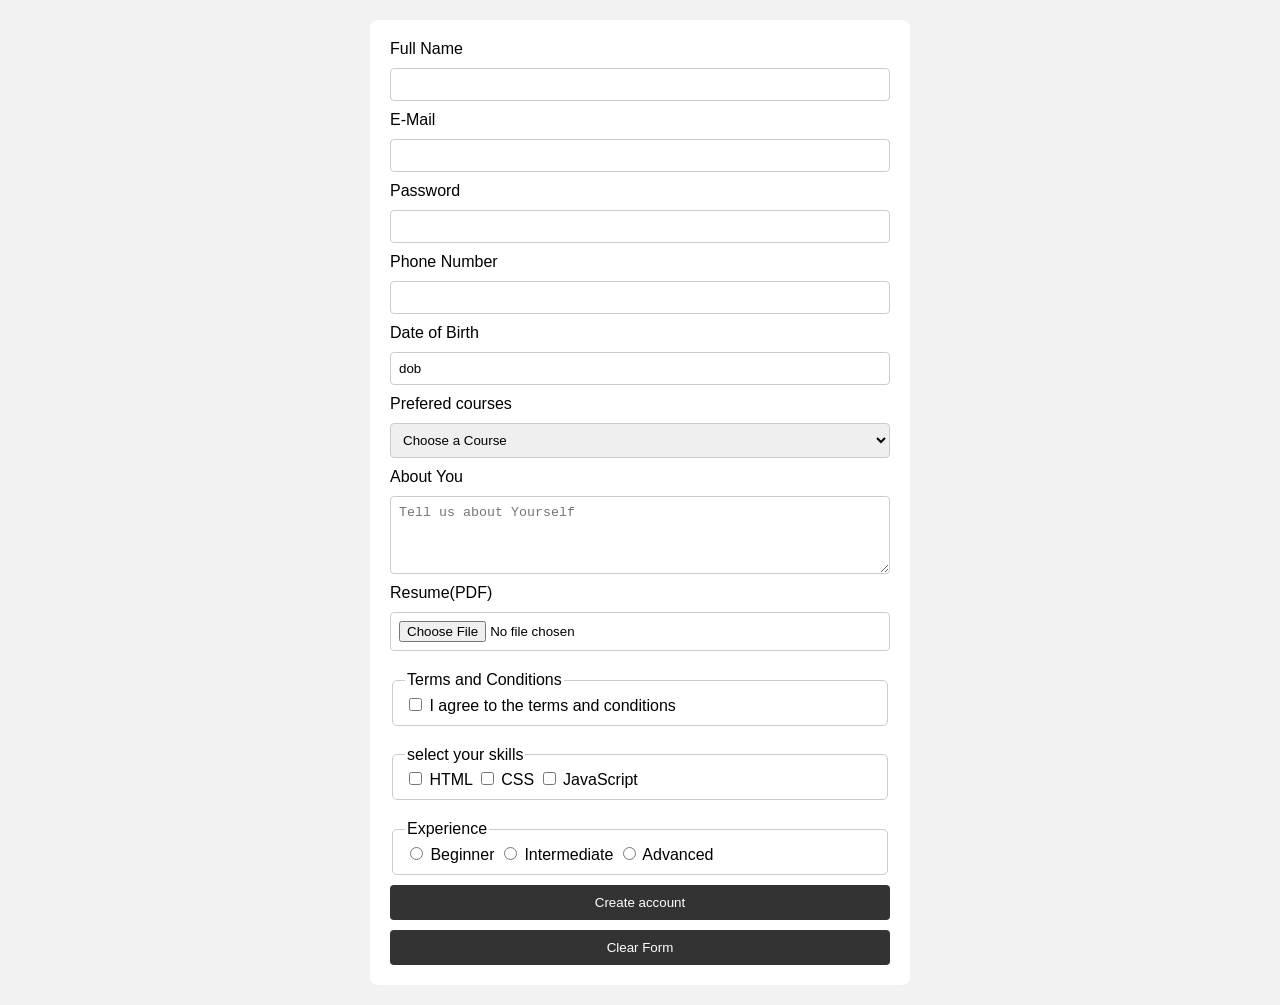
<file: index.html>
<!DOCTYPE html>
<html lang="en">
    <head>
        <meta charset="UTF-8">
        <meta name="Viewport" Content="width=device-width,initial-scaled=1.0">
        <title>HTML Form Controks</title>
        <link rel="stylesheet" href="style.css">
    </head>

    <body>
        <main>
            <form action="/prefernces" method="post">
                <label for="fullname">Full Name</label>
                <input type="text" id="fullname" name="fullname" minlength="2" maxlength="6" required>
                <label for="email">E-Mail</label>
                <input type="email" id="email" name="email" required>
                <label for="password">Password</label>
                <input type="password" id="password" name="password" minlength="8" required>
                <label for="phone">Phone Number</label>
                <input type="phone" id="phone" name="phone" pattern="[0-9]{10}" title="Enter a 10-digit phone number" required>
                <label for="dob">Date of Birth</label>
                <input type="dob" id="dob" value="dob" name="dob" required>
                <label for="course">Prefered courses</label>
                <select id="course" name="course" required>
                    <option value="">Choose a Course</option>
                    <option value="html">HTML &amp; CSS</option>
                    <option value="js">JavaScript</option>
                    <option value="frontend">Frontend</option>                
                </select>
                <label for="bio">About You</label>
                <textarea id="bio" name="bio" rows="4" maxlength="300" placeholder="Tell us about Yourself"></textarea>
                <label for="resume">Resume(PDF)</label>
                <input type="file" id="resume" name="resume" accept=".pdf,application/pdf">
                <fieldset>
                    <legend>Terms and Conditions</legend>
                    <label for ="terms">
                        <input type="checkbox" id="terms" name="terms" value="accepted" required>
                        I agree to the terms and conditions
                    </label>
                </fieldset>
                <fieldset>
                    <legend>select your skills</legend>
                    <label for="skill-html">
                        <input type="checkbox" id="skill-html" name="skills" value="html">
                        HTML
                    </label>
                    <label for="skill-js">
                        <input type="checkbox" id="skill-js" name="skills" value="css">
                        CSS
                    </label>
                    <label for="skill-js">
                        <input type="checkbox" id="skill-js" name="skills" value="javascript">
                        JavaScript
                    </label>
                </fieldset>
                <fieldset>
                    <legend>Experience</legend>
                    <label for="experience">
                        <input type="radio" id="beginner" name="level" value="beginner" required>
                        Beginner
                        </label>
                        <label for="level-intermediate">
                        <input type="radio" id="intermediate" name="level" value="intermediate">
                        Intermediate
                        </label>
                        <label for="level-advanced">
                        <input type="radio" id="advanced" name="level" value="advanced">
                        Advanced
                    </label>
                </fieldset>
                <button type="submit">Create account </button>
                <button type="reset">Clear Form</button>
            </form>
        </main>
    </body>
</file>
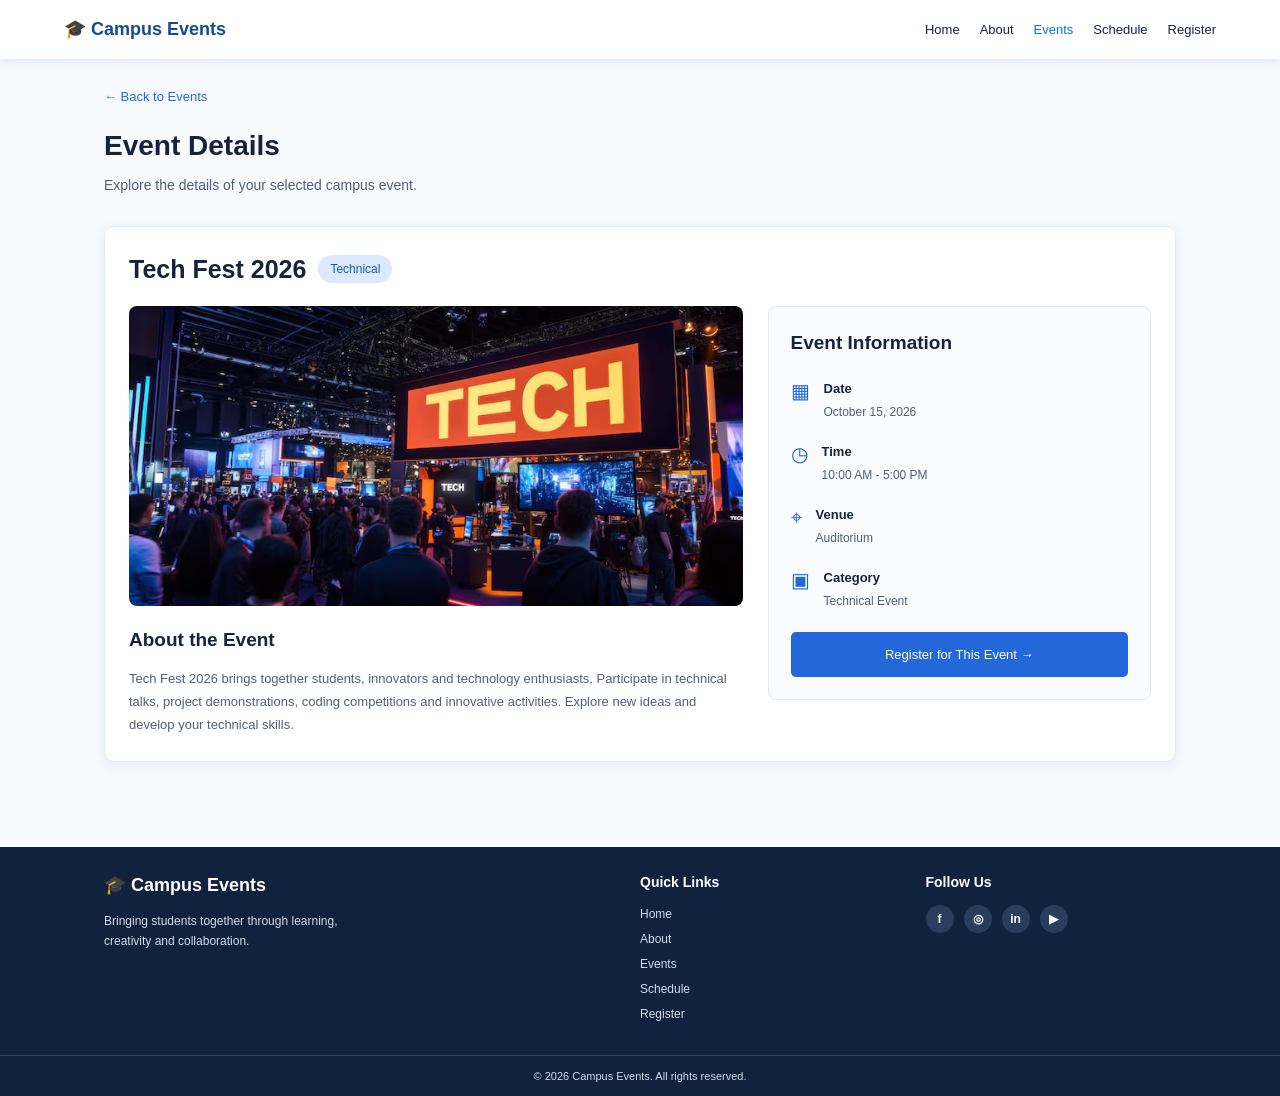
<file: event-details.html>
<!DOCTYPE html>
<html lang="en">
<head>
    <meta charset="UTF-8">
    <meta name="viewport" content="width=device-width, initial-scale=1.0">
    <title>Campus Events - Event Details</title>

    <link rel="stylesheet" href="event-details.css">
    <link rel="stylesheet" href="footer.css">
</head>
<body>

<header class="navbar">
    <a class="logo" href="index.html">🎓 Campus Events</a>

    <nav>
        <a href="index.html">Home</a>
        <a href="about.html">About</a>
        <a href="events.html" class="active">Events</a>
        <a href="schedule.html">Schedule</a>
        <a href="register.html">Register</a>
    </nav>
</header>

<main class="container">

    <a class="back-link" href="events.html">← Back to Events</a>

    <h1>Event Details</h1>
    <p class="subtitle">
        Explore the details of your selected campus event.
    </p>

    <div class="event-details-list">

        <!-- Event 1: Tech Fest -->
        <section class="event-detail" id="tech">
            <div class="event-heading">
                <h2>Tech Fest 2026</h2>
                <span class="tag">Technical</span>
            </div>

            <div class="details-layout">
                <div class="event-description">
                    <img src="images/tech-event.jpg" alt="Tech Fest">

                    <h3>About the Event</h3>
                    <p>
                        Tech Fest 2026 brings together students, innovators
                        and technology enthusiasts. Participate in technical
                        talks, project demonstrations, coding competitions
                        and innovative activities. Explore new ideas and
                        develop your technical skills.
                    </p>
                </div>

                <aside class="event-information">
                    <h3>Event Information</h3>

                    <div class="information-item">
                        <span>▦</span>
                        <div><strong>Date</strong><p>October 15, 2026</p></div>
                    </div>

                    <div class="information-item">
                        <span>◷</span>
                        <div><strong>Time</strong><p>10:00 AM - 5:00 PM</p></div>
                    </div>

                    <div class="information-item">
                        <span>⌖</span>
                        <div><strong>Venue</strong><p>Auditorium</p></div>
                    </div>

                    <div class="information-item">
                        <span>▣</span>
                        <div><strong>Category</strong><p>Technical Event</p></div>
                    </div>

                    <a class="register-button" href="register.html">
                        Register for This Event →
                    </a>
                </aside>
            </div>
        </section>

        <!-- Event 2: Cultural Fest -->
        <section class="event-detail" id="cultural">
            <div class="event-heading">
                <h2>Cultural Fest 2026</h2>
                <span class="tag">Cultural</span>
            </div>

            <div class="details-layout">
                <div class="event-description">
                    <img src="images/cultural-event.jpg" alt="Cultural Festival">

                    <h3>About the Event</h3>
                    <p>
                        Celebrate culture and traditions through dance,
                        music, drama, fashion shows and creative performances.
                        Students can showcase their talents, share their
                        traditions and enjoy a celebration of art and culture.
                    </p>
                </div>

                <aside class="event-information">
                    <h3>Event Information</h3>

                    <div class="information-item">
                        <span>▦</span>
                        <div><strong>Date</strong><p>October 20, 2026</p></div>
                    </div>

                    <div class="information-item">
                        <span>◷</span>
                        <div><strong>Time</strong><p>9:00 AM - 4:00 PM</p></div>
                    </div>

                    <div class="information-item">
                        <span>⌖</span>
                        <div><strong>Venue</strong><p>Open Auditorium</p></div>
                    </div>

                    <div class="information-item">
                        <span>▣</span>
                        <div><strong>Category</strong><p>Cultural Event</p></div>
                    </div>

                    <a class="register-button" href="register.html">
                        Register for This Event →
                    </a>
                </aside>
            </div>
        </section>

        <!-- Event 3: AI Workshop -->
        <section class="event-detail" id="ai-workshop">
            <div class="event-heading">
                <h2>AI Workshop</h2>
                <span class="tag">Workshop</span>
            </div>

            <div class="details-layout">
                <div class="event-description">
                    <img src="images/AI-event.jpg" alt="AI Workshop">

                    <h3>About the Event</h3>
                    <p>
                        Discover artificial intelligence, machine learning
                        and their real-world applications. Participate in
                        practical demonstrations, explore AI tools and
                        learn how intelligent systems solve problems.
                    </p>
                </div>

                <aside class="event-information">
                    <h3>Event Information</h3>

                    <div class="information-item">
                        <span>▦</span>
                        <div><strong>Date</strong><p>October 22, 2026</p></div>
                    </div>

                    <div class="information-item">
                        <span>◷</span>
                        <div><strong>Time</strong><p>10:00 AM - 3:00 PM</p></div>
                    </div>

                    <div class="information-item">
                        <span>⌖</span>
                        <div><strong>Venue</strong><p>Computer Lab</p></div>
                    </div>

                    <div class="information-item">
                        <span>▣</span>
                        <div><strong>Category</strong><p>AI Workshop</p></div>
                    </div>

                    <a class="register-button" href="register.html">
                        Register for This Event →
                    </a>
                </aside>
            </div>
        </section>

        <!-- Event 4: Sports -->
        <section class="event-detail" id="sports">
            <div class="event-heading">
                <h2>Sports Meet 2026</h2>
                <span class="tag">Sports</span>
            </div>

            <div class="details-layout">
                <div class="event-description">
                    <img src="images/sports-event.jpg" alt="Sports Competition">

                    <h3>About the Event</h3>
                    <p>
                        Showcase your athletic skills and team spirit through
                        exciting games, tournaments, relay races and sports
                        competitions. Participate with friends, develop
                        teamwork and enjoy healthy competition.
                    </p>
                </div>

                <aside class="event-information">
                    <h3>Event Information</h3>

                    <div class="information-item">
                        <span>▦</span>
                        <div><strong>Date</strong><p>October 24, 2026</p></div>
                    </div>

                    <div class="information-item">
                        <span>◷</span>
                        <div><strong>Time</strong><p>8:00 AM - 4:00 PM</p></div>
                    </div>

                    <div class="information-item">
                        <span>⌖</span>
                        <div><strong>Venue</strong><p>College Sports Ground</p></div>
                    </div>

                    <div class="information-item">
                        <span>▣</span>
                        <div><strong>Category</strong><p>Sports Event</p></div>
                    </div>

                    <a class="register-button" href="register.html">
                        Register for This Event →
                    </a>
                </aside>
            </div>
        </section>

        <!-- Event 5: Photography -->
        <section class="event-detail" id="photography">
            <div class="event-heading">
                <h2>Photography Contest</h2>
                <span class="tag">Creative</span>
            </div>

            <div class="details-layout">
                <div class="event-description">
                    <img src="images/photography.jpg" alt="Photography Contest">

                    <h3>About the Event</h3>
                    <p>
                        Capture memorable moments and explore the art of
                        photography. Showcase your creativity, experiment
                        with different angles and compositions, and share
                        your unique perspective through photographs.
                    </p>
                </div>

                <aside class="event-information">
                    <h3>Event Information</h3>

                    <div class="information-item">
                        <span>▦</span>
                        <div><strong>Date</strong><p>October 27, 2026</p></div>
                    </div>

                    <div class="information-item">
                        <span>◷</span>
                        <div><strong>Time</strong><p>10:00 AM - 2:00 PM</p></div>
                    </div>

                    <div class="information-item">
                        <span>⌖</span>
                        <div><strong>Venue</strong><p>Seminar Hall</p></div>
                    </div>

                    <div class="information-item">
                        <span>▣</span>
                        <div><strong>Category</strong><p>Photography Event</p></div>
                    </div>

                    <a class="register-button" href="register.html">
                        Register for This Event →
                    </a>
                </aside>
            </div>
        </section>

        <!-- Event 6: Career Guidance -->
        <section class="event-detail" id="career">
            <div class="event-heading">
                <h2>Career Guidance Day</h2>
                <span class="tag">Career</span>
            </div>

            <div class="details-layout">
                <div class="event-description">
                    <img src="images/career.jpg" alt="Career Guidance">

                    <h3>About the Event</h3>
                    <p>
                        Discover career opportunities, learn about industry
                        expectations and improve your interview skills.
                        Get guidance on resume preparation, professional
                        development and career planning.
                    </p>
                </div>

                <aside class="event-information">
                    <h3>Event Information</h3>

                    <div class="information-item">
                        <span>▦</span>
                        <div><strong>Date</strong><p>October 30, 2026</p></div>
                    </div>

                    <div class="information-item">
                        <span>◷</span>
                        <div><strong>Time</strong><p>9:30 AM - 3:30 PM</p></div>
                    </div>

                    <div class="information-item">
                        <span>⌖</span>
                        <div><strong>Venue</strong><p>Seminar Auditorium</p></div>
                    </div>

                    <div class="information-item">
                        <span>▣</span>
                        <div><strong>Category</strong><p>Career Event</p></div>
                    </div>

                    <a class="register-button" href="register.html">
                        Register for This Event →
                    </a>
                </aside>
            </div>
        </section>

    </div>

</main>

<footer class="site-footer">
    <div class="footer-container">

        <div class="footer-column">
            <h3>🎓 Campus Events</h3>
            <p>
                Bringing students together through learning,
                creativity and collaboration.
            </p>
        </div>

        <div class="footer-column">
            <h4>Quick Links</h4>
            <a href="index.html">Home</a>
            <a href="about.html">About</a>
            <a href="events.html">Events</a>
            <a href="schedule.html">Schedule</a>
            <a href="register.html">Register</a>
        </div>

        <div class="footer-column">
            <h4>Follow Us</h4>
            <div class="social-links">
                <a href="https://www.facebook.com/">f</a>
                <a href="https://www.instagram.com/">◎</a>
                <a href="https://www.linkedin.com/">in</a>
                <a href="https://www.youtube.com/">▶</a>
            </div>
        </div>

    </div>

    <div class="footer-bottom">
        <p>© 2026 Campus Events. All rights reserved.</p>
    </div>
</footer>

</body>
</html>
</file>
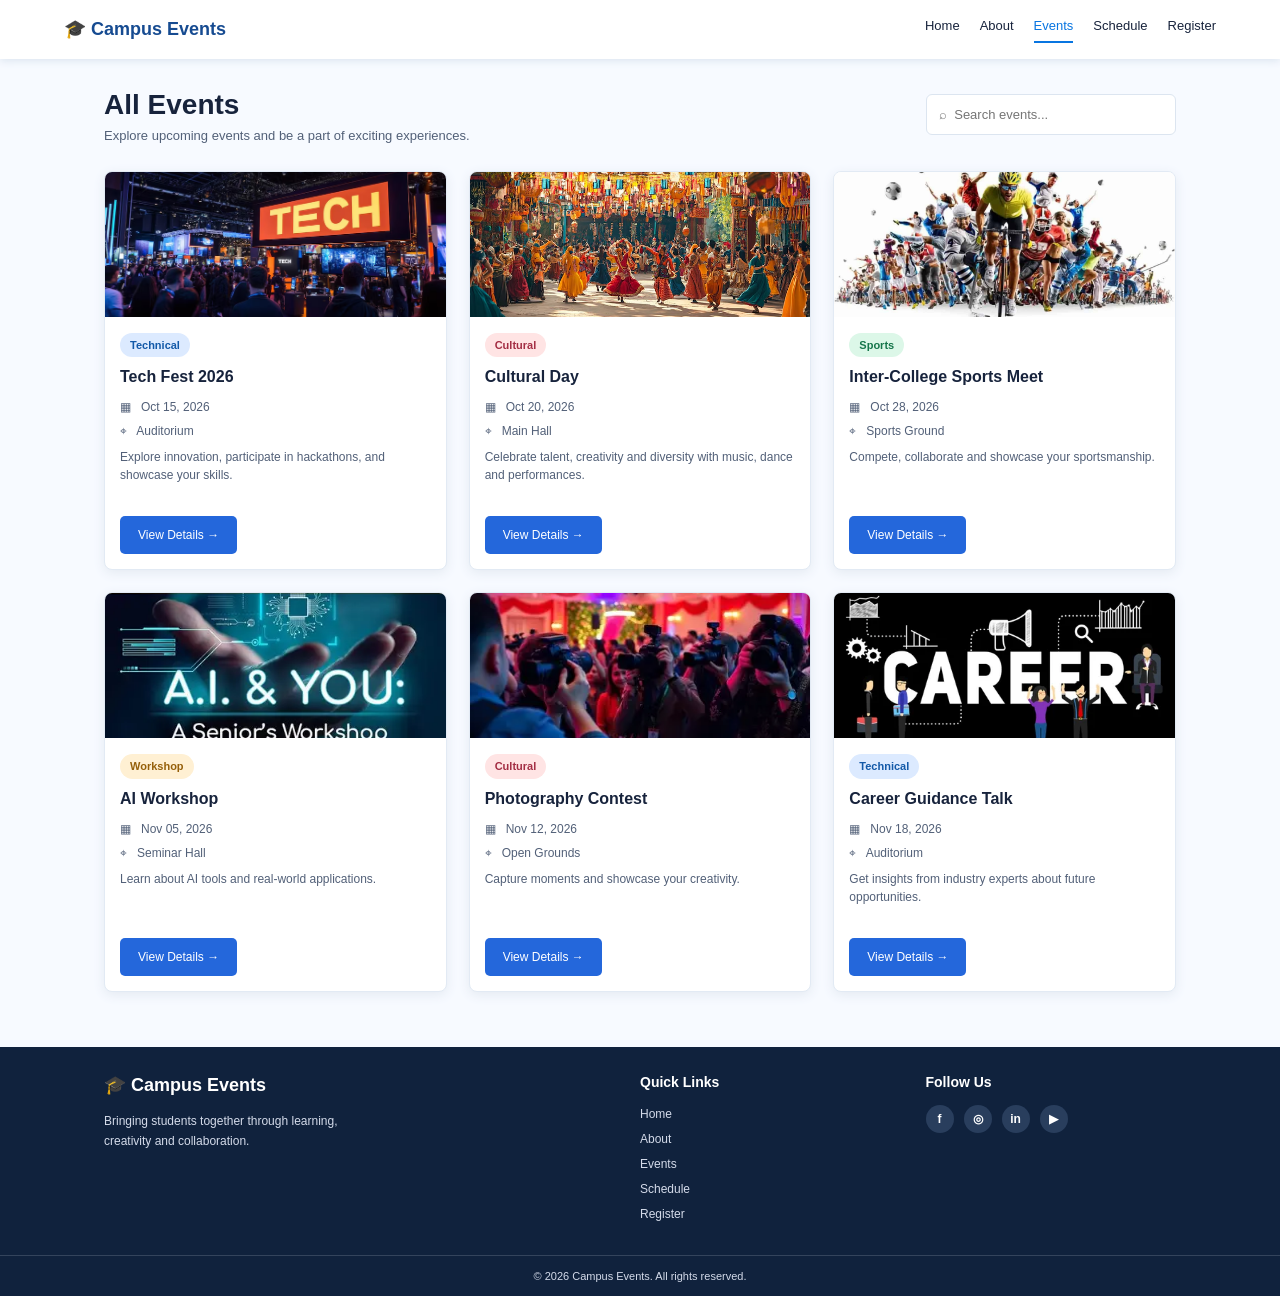
<file: events.html>
<!DOCTYPE html>
<html lang="en">
<head>
    <meta charset="UTF-8">
    <meta name="viewport" content="width=device-width, initial-scale=1.0">
    <title>All Events</title>
    <link rel="stylesheet" href="events.css">
    <link rel="stylesheet" href="footer.css">
</head>
<body>

<header class="navbar">
    <a class="logo" href="index.html">🎓 Campus Events</a>

    <nav>
        <a href="index.html">Home</a>
        <a href="about.html">About</a>
        <a class="active" href="events.html">Events</a>
        <a href="schedule.html">Schedule</a>
        <a href="register.html">Register</a>

    </nav>
</header>

<main class="container">

    <div class="page-heading">
        <div>
            <h1>All Events</h1>
            <p>Explore upcoming events and be a part of exciting experiences.</p>
        </div>

        <input type="search"
               placeholder="⌕  Search events..."
               aria-label="Search events">
    </div>

    <section class="events-grid">

        <!-- Event 1: Tech Fest -->
        <article class="event-card">
            <img src="images/tech-event.jpg" alt="Technical conference">

            <div class="event-content">
                <span class="tag technical">Technical</span>
                <h3>Tech Fest 2026</h3>
                <p>▦ &nbsp; Oct 15, 2026</p>
                <p>⌖ &nbsp; Auditorium</p>
                <p>Explore innovation, participate in hackathons, and showcase your skills.</p>

                <a class="details-button" href="event-details.html#tech">
                    View Details →
                </a>
            </div>
        </article>

        <!-- Event 2: Cultural Fest -->
        <article class="event-card">
            <img src="images/cultural-event.jpg" alt="Cultural dance performance">

            <div class="event-content">
                <span class="tag cultural">Cultural</span>
                <h3>Cultural Day</h3>
                <p>▦ &nbsp; Oct 20, 2026</p>
                <p>⌖ &nbsp; Main Hall</p>
                <p>Celebrate talent, creativity and diversity with music, dance and performances.</p>

                <a class="details-button" href="event-details.html#cultural">
                    View Details →
                </a>
            </div>
        </article>

        <!-- Event 3: Sports Meet -->
        <article class="event-card">
            <img src="images/sports-event.jpg" alt="Sports competition">

            <div class="event-content">
                <span class="tag sports">Sports</span>
                <h3>Inter-College Sports Meet</h3>
                <p>▦ &nbsp; Oct 28, 2026</p>
                <p>⌖ &nbsp; Sports Ground</p>
                <p>Compete, collaborate and showcase your sportsmanship.</p>

                <a class="details-button" href="event-details.html#sports">
                    View Details →
                </a>
            </div>
        </article>

        <!-- Event 4: AI Workshop -->
        <article class="event-card">
            <img src="images/AI-event.jpg" alt="Workshop participants">

            <div class="event-content">
                <span class="tag workshop">Workshop</span>
                <h3>AI Workshop</h3>
                <p>▦ &nbsp; Nov 05, 2026</p>
                <p>⌖ &nbsp; Seminar Hall</p>
                <p>Learn about AI tools and real-world applications.</p>

                <a class="details-button" href="event-details.html#ai-workshop">
                    View Details →
                </a>
            </div>
        </article>

        <!-- Event 5: Photography Contest -->
        <article class="event-card">
            <img src="images/photography.jpg" alt="Photography contest">

            <div class="event-content">
                <span class="tag cultural">Cultural</span>
                <h3>Photography Contest</h3>
                <p>▦ &nbsp; Nov 12, 2026</p>
                <p>⌖ &nbsp; Open Grounds</p>
                <p>Capture moments and showcase your creativity.</p>

                <a class="details-button" href="event-details.html#photography">
                    View Details →
                </a>
            </div>
        </article>

        <!-- Event 6: Career Guidance -->
        <article class="event-card">
            <img src="images/career.jpg" alt="Career guidance talk">

            <div class="event-content">
                <span class="tag technical">Technical</span>
                <h3>Career Guidance Talk</h3>
                <p>▦ &nbsp; Nov 18, 2026</p>
                <p>⌖ &nbsp; Auditorium</p>
                <p>Get insights from industry experts about future opportunities.</p>

                <a class="details-button" href="event-details.html#career">
                    View Details →
                </a>
            </div>
        </article>

    </section>
</main>

<footer class="site-footer">
    <div class="footer-container">

        <div class="footer-column">
            <h3>🎓 Campus Events</h3>
            <p>
                Bringing students together through learning,
                creativity and collaboration.
            </p>
        </div>

        <div class="footer-column">
            <h4>Quick Links</h4>
            <a href="index.html">Home</a>
            <a href="about.html">About</a>
            <a href="events.html">Events</a>
            <a href="schedule.html">Schedule</a>
            <a href="register.html">Register</a>
        </div>

        <div class="footer-column">
            <h4>Follow Us</h4>
            <div class="social-links">
                <a href="https://www.facebook.com/">f</a>
                <a href="https://www.instagram.com/">◎</a>
                <a href="https://www.linkedin.com/">in</a>
                <a href="https://www.youtube.com/">▶</a>
            </div>
        </div>

    </div>

    <div class="footer-bottom">
        <p>© 2026 Campus Events. All rights reserved.</p>
    </div>
</footer>

</body>
</html>
</file>
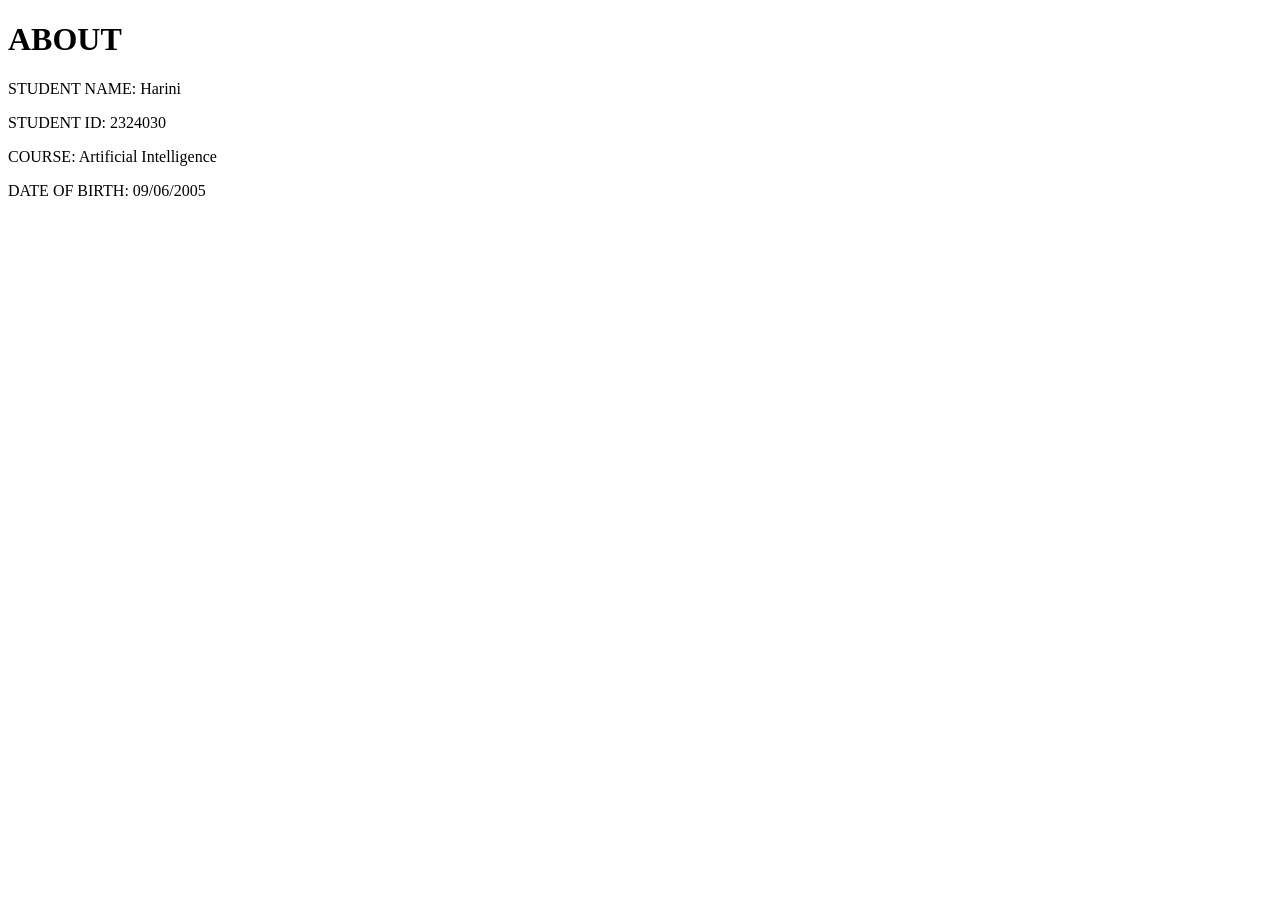
<file: practice 2.html>
<!DOCTYPE html>
<html lang="en">
    <head>
        <meta charset="UTF-8">
        <meta name="viewport" content="width=device-width, initial-scale=1.0">
        <title>About</title>
        <body>
        <p><h1>ABOUT</h1></p>
        <main>
            <p>STUDENT NAME: Harini</p><p>STUDENT ID: 2324030</p>
            <p>COURSE: Artificial Intelligence</p>
            <p>DATE OF BIRTH: 09/06/2005</p>
        </main>
        </body>
        </html>
</file>
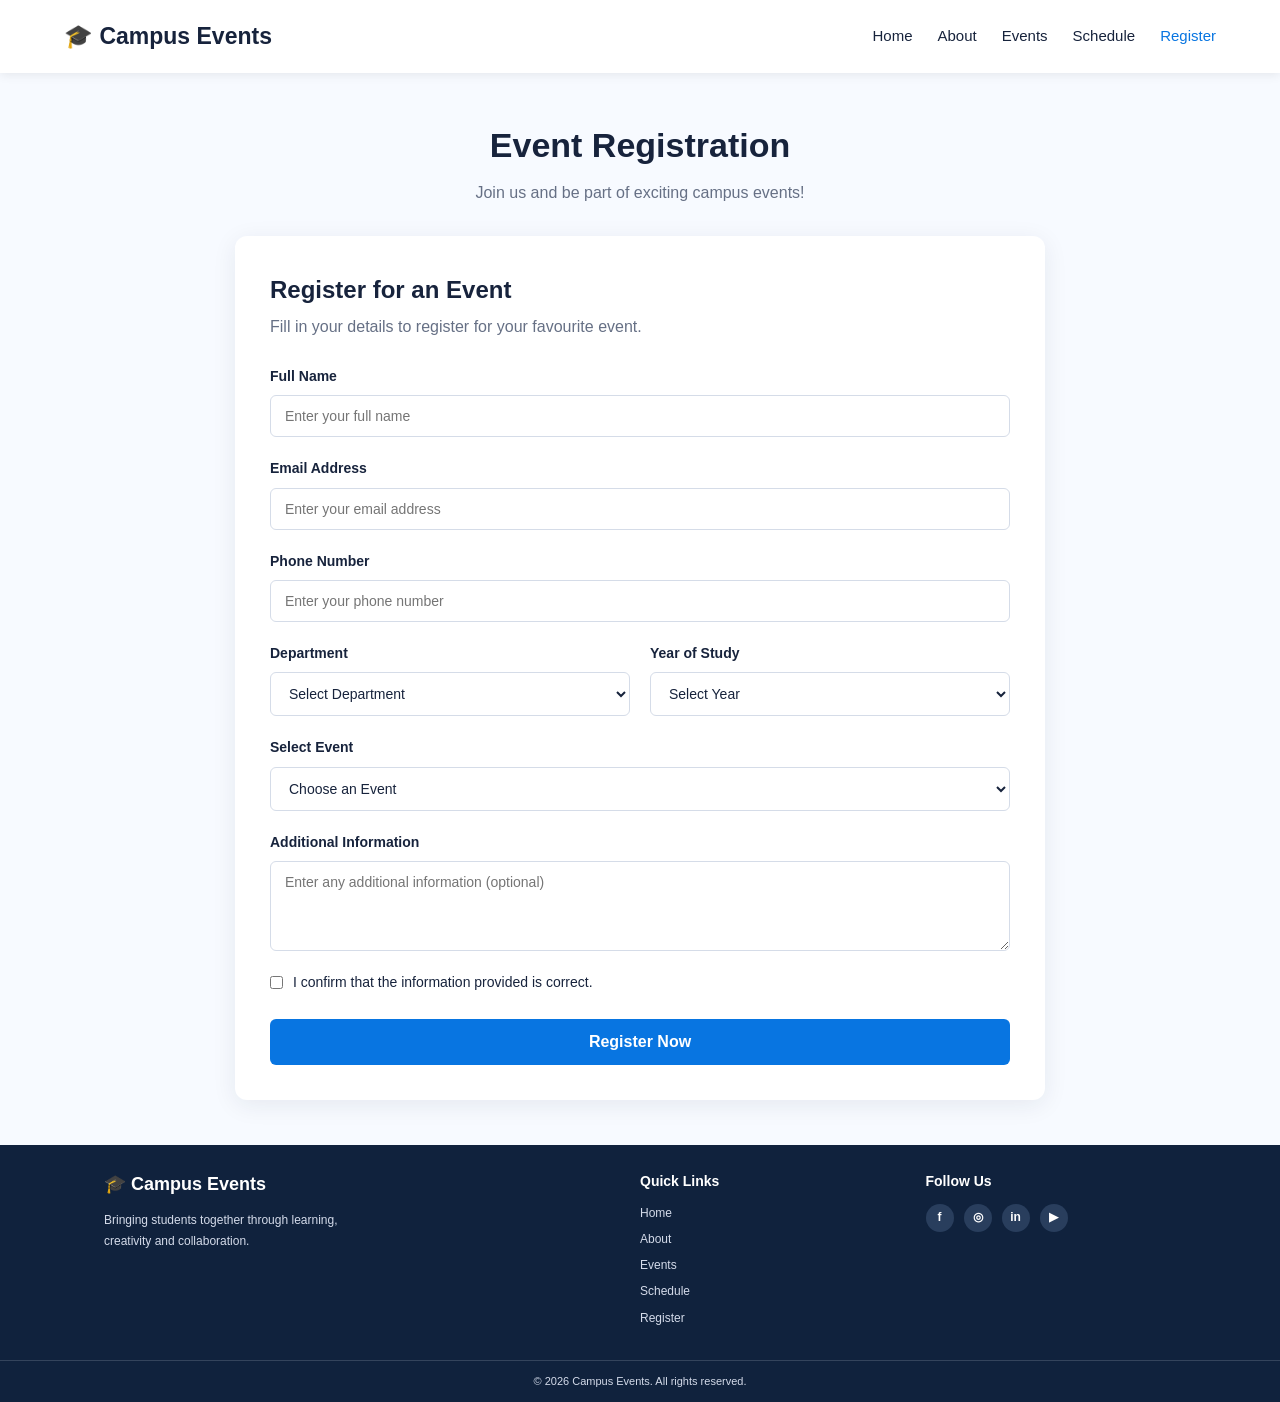
<file: register.html>
<!DOCTYPE html>
<html lang="en">
<head>
    <meta charset="UTF-8">
    <meta name="viewport" content="width=device-width, initial-scale=1.0">
    <title>Register - Campus Events</title>
    <link rel="stylesheet" href="register.css">
    <link rel="stylesheet" href="footer.css">
</head>
<body>

    <!-- Navigation Bar -->
    <header class="navbar">
        <a class="logo" href="index.html">🎓 Campus Events</a>

        <nav>
            <a href="index.html">Home</a>
            <a href="about.html">About</a>
            <a href="events.html">Events</a>
            <a href="schedule.html">Schedule</a>
            <a class="active" href="register.html">Register</a>
        
        </nav>
    </header>

    <!-- Registration Section -->
    <main class="register-container">

        <section class="register-heading">
            <h1>Event Registration</h1>
            <p>Join us and be part of exciting campus events!</p>
        </section>

        <section class="register-card">

            <h2>Register for an Event</h2>
            <p class="form-description">
                Fill in your details to register for your favourite event.
            </p>

            <form action="#" method="get">

                <div class="form-group">
                    <label for="name">Full Name</label>
                    <input type="text" id="name" name="name"
                           placeholder="Enter your full name" required>
                </div>

                <div class="form-group">
                    <label for="email">Email Address</label>
                    <input type="email" id="email" name="email"
                           placeholder="Enter your email address" required>
                </div>

                <div class="form-group">
                    <label for="phone">Phone Number</label>
                    <input type="tel" id="phone" name="phone"
                           placeholder="Enter your phone number" required>
                </div>

                <div class="form-row">
                    <div class="form-group">
                        <label for="department">Department</label>
                        <select id="department" name="department" required>
                            <option value="">Select Department</option>
                            <option value="AI&DS">AI & Data Science</option>
                            <option value="CSE">Computer Science</option>
                            <option value="IT">Information Technology</option>
                            <option value="ECE">Electronics and Communication</option>
                            <option value="EEE">Electrical and Electronics</option>
                            <option value="MECH">Mechanical Engineering</option>
                            <option value="CIVIL">Civil Engineering</option>
                        </select>
                    </div>

                    <div class="form-group">
                        <label for="year">Year of Study</label>
                        <select id="year" name="year" required>
                            <option value="">Select Year</option>
                            <option value="1">First Year</option>
                            <option value="2">Second Year</option>
                            <option value="3">Third Year</option>
                            <option value="4">Fourth Year</option>
                        </select>
                    </div>
                </div>

                <div class="form-group">
                    <label for="event">Select Event</label>
                    <select id="event" name="event" required>
                        <option value="">Choose an Event</option>
                        <option value="Technical">Technical Event</option>
                        <option value="Cultural">Cultural Fest</option>
                        <option value="Sports">Sports Competition</option>
                        <option value="Workshop">Workshop</option>
                        <option value="Hackathon">Hackathon</option>
                    </select>
                </div>

                <div class="form-group">
                    <label for="message">Additional Information</label>
                    <textarea id="message" name="message" rows="4"
                              placeholder="Enter any additional information (optional)"></textarea>
                </div>

                <div class="form-checkbox">
                    <input type="checkbox" id="agreement" required>
                    <label for="agreement">
                        I confirm that the information provided is correct.
                    </label>
                </div>

                <button type="submit" class="register-btn">
                    Register Now
                </button>

            </form>
        </section>

    </main>

    <!-- Footer -->
    <footer class="site-footer">
        <div class="footer-container">

            <div class="footer-column">
                <h3>🎓 Campus Events</h3>
                <p>
                    Bringing students together through learning,
                    creativity and collaboration.
                </p>
            </div>

            <div class="footer-column">
                <h4>Quick Links</h4>
                <a href="index.html">Home</a>
                <a href="about.html">About</a>
                <a href="events.html">Events</a>
                <a href="schedule.html">Schedule</a>
                <a href="register.html">Register</a>
            </div>

            <div class="footer-column">
                <h4>Follow Us</h4>
                <div class="social-links">
                    <a href="https://www.facebook.com/">f</a>
                    <a href="https://www.instagram.com/">◎</a>
                    <a href="https://www.linkedin.com/">in</a>
                    <a href="https://www.youtube.com/">▶</a>
                </div>
            </div>

        </div>

        <div class="footer-bottom">
            <p>© 2026 Campus Events. All rights reserved.</p>
        </div>
    </footer>

</body>
</html>
</file>
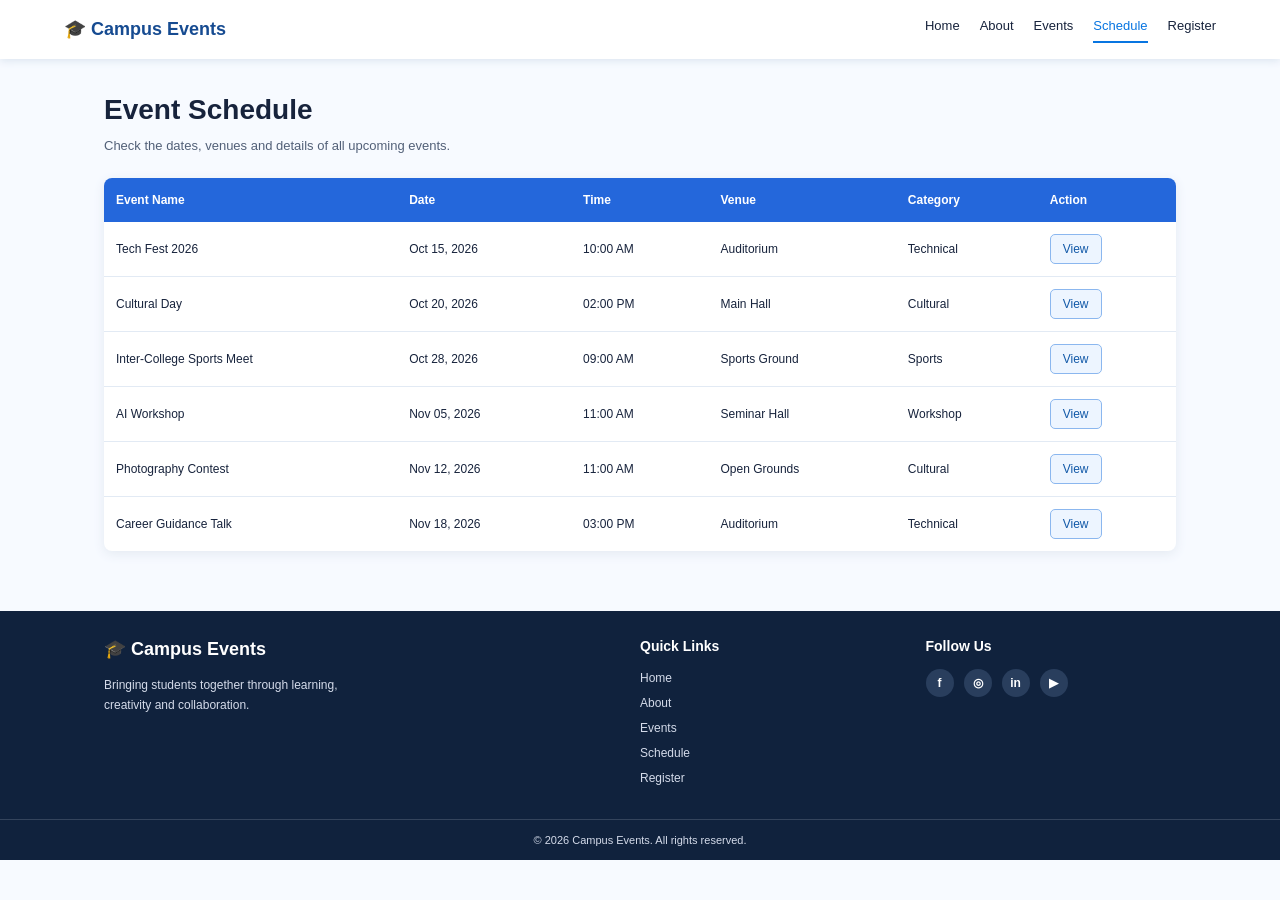
<file: schedule.html>
<!DOCTYPE html>
<html lang="en">
<head>
    <meta charset="UTF-8">
    <meta name="viewport" content="width=device-width, initial-scale=1.0">
    <title>Event Schedule</title>
    <link rel="stylesheet" href="schedule.css">
    <link rel="stylesheet" href="footer.css">
</head>
<body>

<header class="navbar">
    <a class="logo" href="index.html">🎓 Campus Events</a>

    <nav>
        <a href="index.html">Home</a>
        <a href="about.html">About</a>
        <a href="events.html">Events</a>
        <a class="active" href="schedule.html">Schedule</a>
        <a href="register.html">Register</a>
    </nav>
</header>

<main class="container">

    <h1>Event Schedule</h1>
    <p class="intro">
        Check the dates, venues and details of all upcoming events.
    </p>

    <div class="table-container">
        <table>
            <thead>
                <tr>
                    <th>Event Name</th>
                    <th>Date</th>
                    <th>Time</th>
                    <th>Venue</th>
                    <th>Category</th>
                    <th>Action</th>
                </tr>
            </thead>

            <tbody>
                <tr>
                    <td>Tech Fest 2026</td>
                    <td>Oct 15, 2026</td>
                    <td>10:00 AM</td>
                    <td>Auditorium</td>
                    <td>Technical</td>
                    <td><a href="event-details.html#tech">View</a></td>
                </tr>

                <tr>
                    <td>Cultural Day</td>
                    <td>Oct 20, 2026</td>
                    <td>02:00 PM</td>
                    <td>Main Hall</td>
                    <td>Cultural</td>
                    <td><a href="event-details.html#cultural">View</a></td>
                </tr>

                <tr>
                    <td>Inter-College Sports Meet</td>
                    <td>Oct 28, 2026</td>
                    <td>09:00 AM</td>
                    <td>Sports Ground</td>
                    <td>Sports</td>
                    <td><a href="event-details.html#sports">View</a></td>
                </tr>

                <tr>
                    <td>AI Workshop</td>
                    <td>Nov 05, 2026</td>
                    <td>11:00 AM</td>
                    <td>Seminar Hall</td>
                    <td>Workshop</td>
                    <td><a href="event-details.html#ai-workshop">View</a></td>
                </tr>

                <tr>
                    <td>Photography Contest</td>
                    <td>Nov 12, 2026</td>
                    <td>11:00 AM</td>
                    <td>Open Grounds</td>
                    <td>Cultural</td>
                    <td><a href="event-details.html#photography">View</a></td>
                </tr>

                <tr>
                    <td>Career Guidance Talk</td>
                    <td>Nov 18, 2026</td>
                    <td>03:00 PM</td>
                    <td>Auditorium</td>
                    <td>Technical</td>
                    <td><a href="event-details.html#career">View</a></td>
                </tr>
            </tbody>
        </table>
    </div>

</main>

<footer class="site-footer">
    <div class="footer-container">

        <div class="footer-column">
            <h3>🎓 Campus Events</h3>
            <p>
                Bringing students together through learning,
                creativity and collaboration.
            </p>
        </div>

        <div class="footer-column">
            <h4>Quick Links</h4>
            <a href="index.html">Home</a>
            <a href="about.html">About</a>
            <a href="events.html">Events</a>
            <a href="schedule.html">Schedule</a>
            <a href="register.html">Register</a>
        </div>

        <div class="footer-column">
            <h4>Follow Us</h4>
            <div class="social-links">
                <a href="https://www.facebook.com/">f</a>
                <a href="https://www.instagram.com/">◎</a>
                <a href="https://www.linkedin.com/">in</a>
                <a href="https://www.youtube.com/">▶</a>
            </div>
        </div>

    </div>

    <div class="footer-bottom">
        <p>© 2026 Campus Events. All rights reserved.</p>
    </div>
</footer>

</body>
</html>
</file>
<file: style.css>
body {
    font-family: Arial, sans-serif;
    background-color: #f2f2f2;
    margin: 0;
    padding: 20px;
}

main {
    background-color: white;
    max-width: 500px;
    margin: auto;
    padding: 20px;
    border-radius: 8px;
}

form {
    display: flex;
    flex-direction: column;
    gap: 10px;
}

input, select, textarea {
    padding: 8px;
    border: 1px solid #ccc;
    border-radius: 4px;
}

fieldset {
    border: 1px solid #ccc;
    border-radius: 5px;
    margin-top: 10px;
}

button {
    padding: 10px;
    border: none;
    border-radius: 4px;
    background-color: #333;
    color: white;
    cursor: pointer;
}

button:hover {
    background-color: #555;
}
</file>
<file: event-details.css>
* {
    margin: 0;
    padding: 0;
    box-sizing: border-box;
}

html {
    scroll-behavior: smooth;
    scroll-padding-top: 20px;
}

body {
    font-family: Arial, sans-serif;
    background: #f7faff;
    color: #17233c;
    line-height: 1.5;
}

.navbar {
    background: white;
    padding: 16px 5%;
    display: flex;
    justify-content: space-between;
    align-items: center;
    gap: 20px;
    box-shadow: 0 2px 8px #dce5f0;
}

.logo {
    color: #164b91;
    font-size: 18px;
    font-weight: bold;
    text-decoration: none;
    white-space: nowrap;
}

.navbar nav {
    display: flex;
    flex-wrap: wrap;
    gap: 20px;
}

.navbar nav a {
    color: #17233c;
    text-decoration: none;
    font-size: 13px;
}

.navbar nav a:hover,
.navbar nav .active {
    color: #0875e1;
}

.container {
    max-width: 1200px;
    margin: auto;
    padding: 25px 5%;
}

.container > h1 {
    font-size: 28px;
    margin-bottom: 8px;
}

.back-link {
    display: inline-block;
    color: #2467db;
    text-decoration: none;
    font-size: 13px;
    margin-bottom: 18px;
}

.subtitle {
    color: #526078;
    font-size: 14px;
    margin: 8px 0 30px;
}

.event-detail {
    background: white;
    padding: 24px;
    border: 1px solid #e2eaf4;
    border-radius: 10px;
    margin-bottom: 30px;
    box-shadow: 0 3px 12px #e4eaf2;
    scroll-margin-top: 20px;
}

.event-heading {
    display: flex;
    align-items: center;
    gap: 12px;
    flex-wrap: wrap;
    margin-bottom: 18px;
}

.event-heading h2 {
    font-size: 25px;
}

.tag {
    display: inline-block;
    background: #dceaff;
    color: #1259a8;
    border-radius: 20px;
    padding: 5px 12px;
    font-size: 12px;
}

.details-layout {
    display: grid;
    grid-template-columns: 1.6fr 1fr;
    gap: 25px;
    align-items: start;
}

.event-description img {
    width: 100%;
    height: 300px;
    object-fit: cover;
    display: block;
    border-radius: 8px;
    margin-bottom: 20px;
}

.event-description h3,
.event-information h3 {
    font-size: 19px;
    margin-bottom: 12px;
}

.event-description p {
    font-size: 13px;
    color: #526078;
    line-height: 1.8;
}

.event-information {
    background: #f9fbff;
    border: 1px solid #e2eaf4;
    border-radius: 8px;
    padding: 22px;
}

.information-item {
    display: flex;
    gap: 14px;
    margin: 18px 0;
}

.information-item > span {
    color: #2467db;
    font-size: 20px;
}

.information-item strong {
    font-size: 13px;
}

.information-item p {
    font-size: 12px;
    color: #526078;
    margin-top: 3px;
}

.register-button {
    display: block;
    background: #2467db;
    color: white;
    text-decoration: none;
    text-align: center;
    padding: 13px;
    border-radius: 5px;
    font-size: 13px;
    margin-top: 22px;
}

.register-button:hover {
    background: #164ba9;
}

@media (max-width: 700px) {
    .navbar {
        flex-direction: column;
    }

    .navbar nav {
        justify-content: center;
        gap: 12px;
    }

    .details-layout {
        grid-template-columns: 1fr;
    }

    .event-detail {
        padding: 16px;
    }

    .event-description img {
        height: 230px;
    }
}

/* Hide all events by default */
.event-details-list .event-detail {
    display: none;
}

/* Show the event selected by the URL */
.event-details-list .event-detail:target {
    display: block;
}

/* Show Tech Fest only when the URL has no event ID */
body:not(:has(.event-detail:target)) #tech {
    display: block;
}
</file>
<file: footer.css>
.site-footer {
    background: #10223d;
    color: white;
    margin-top: 30px;
    font-family: Arial, sans-serif;
}

.footer-container {
    max-width: 1200px;
    margin: auto;
    padding: 25px 5%;
    display: grid;
    grid-template-columns: 2fr 1fr 1fr;
    gap: 35px;
}

.footer-column h3 {
    font-size: 18px;
    margin-bottom: 12px;
}

.footer-column h4 {
    font-size: 14px;
    margin-bottom: 12px;
}

.footer-column p {
    font-size: 12px;
    line-height: 1.7;
    color: #d4dbea;
    max-width: 260px;
}

.footer-column > a {
    display: block;
    color: #d4dbea;
    text-decoration: none;
    font-size: 12px;
    margin-bottom: 7px;
}

.footer-column a:hover {
    color: #65a5ff;
}

.social-links {
    display: flex;
    gap: 10px;
}

.footer-column .social-links a {
    width: 28px;
    height: 28px;
    border-radius: 50%;
    background: #293e5d;
    color: white;
    text-decoration: none;
    display: flex;
    justify-content: center;
    align-items: center;
    font-size: 12px;
    font-weight: bold;
}

.footer-bottom {
    border-top: 1px solid #34445c;
    text-align: center;
    padding: 12px;
}

.footer-bottom p {
    font-size: 11px;
    color: #d4dbea;
}

@media (max-width: 600px) {
    .footer-container {
        grid-template-columns: 1fr;
        gap: 20px;
    }
}
</file>
<file: events.css>
* {
    margin: 0;
    padding: 0;
    box-sizing: border-box;
}

body {
    font-family: Arial, sans-serif;
    background: #f7faff;
    color: #17233c;
    line-height: 1.5;
}

.navbar {
    background: white;
    padding: 16px 5%;
    display: flex;
    justify-content: space-between;
    align-items: center;
    gap: 20px;
    box-shadow: 0 2px 8px #dce5f0;
}

.logo {
    color: #164b91;
    font-size: 18px;
    font-weight: bold;
    text-decoration: none;
    white-space: nowrap;
}

.navbar nav {
    display: flex;
    flex-wrap: wrap;
    gap: 20px;
}

.navbar nav a {
    color: #17233c;
    text-decoration: none;
    font-size: 13px;
}

.navbar nav a:hover,
.navbar nav .active {
    color: #0875e1;
    border-bottom: 2px solid #0875e1;
    padding-bottom: 5px;
}

.container {
    max-width: 1200px;
    margin: auto;
    padding: 25px 5%;
}

.page-heading {
    display: flex;
    justify-content: space-between;
    align-items: center;
    gap: 20px;
    margin-bottom: 25px;
}

.page-heading h1 {
    font-size: 28px;
}

.page-heading p {
    font-size: 13px;
    color: #526078;
}

.page-heading input {
    width: 250px;
    padding: 12px;
    border: 1px solid #dce5f0;
    border-radius: 6px;
    font-size: 13px;
}

.events-grid {
    display: grid;
    grid-template-columns: repeat(3, 1fr);
    gap: 22px;
}

.event-card {
    background: white;
    border: 1px solid #e2eaf4;
    border-radius: 8px;
    overflow: hidden;
    box-shadow: 0 3px 12px #e4eaf2;
}

.event-card img {
    display: block;
    width: 100%;
    height: 145px;
    object-fit: cover;
}

.event-content {
    padding: 15px;
}

.tag {
    display: inline-block;
    font-size: 11px;
    font-weight: bold;
    padding: 4px 10px;
    border-radius: 15px;
    margin-bottom: 8px;
}

.tag.technical {
    background: #dceaff;
    color: #1259a8;
}

.tag.cultural {
    background: #ffe4e4;
    color: #a32d43;
}

.tag.sports {
    background: #dcf7e8;
    color: #16764b;
}

.tag.workshop {
    background: #fff0d3;
    color: #96600a;
}

.event-content h3 {
    font-size: 16px;
    margin-bottom: 9px;
}

.event-content p {
    font-size: 12px;
    color: #526078;
    margin-bottom: 6px;
}

.event-content p:last-of-type {
    min-height: 54px;
    margin-top: 8px;
}

.details-button {
    display: inline-block;
    background: #2467db;
    color: white;
    text-decoration: none;
    text-align: center;
    padding: 10px 18px;
    border-radius: 5px;
    font-size: 12px;
    margin-top: 8px;
}

.details-button:hover {
    background: #164ba9;
}

@media (max-width: 850px) {
    .events-grid {
        grid-template-columns: repeat(2, 1fr);
    }
}

@media (max-width: 600px) {
    .navbar,
    .page-heading {
        flex-direction: column;
        align-items: stretch;
    }

    .navbar nav {
        justify-content: center;
        gap: 12px;
    }

    .page-heading input {
        width: 100%;
    }

    .events-grid {
        grid-template-columns: 1fr;
    }
}
</file>
<file: register.css>
/* General Styles */
* {
    margin: 0;
    padding: 0;
    box-sizing: border-box;
}

body {
    font-family: Arial, sans-serif;
    background-color: #f7faff;
    color: #17233c;
    line-height: 1.6;
}

/* Navigation Bar */
.navbar {
    background-color: white;
    padding: 18px 5%;
    display: flex;
    justify-content: space-between;
    align-items: center;
    box-shadow: 0 2px 10px rgba(0, 0, 0, 0.08);
}

.logo {
    font-size: 23px;
    font-weight: bold;
    color: #17233c;
    text-decoration: none;
}

.navbar nav {
    display: flex;
    gap: 25px;
}

.navbar nav a {
    text-decoration: none;
    color: #17233c;
    font-size: 15px;
    transition: color 0.3s;
}

.navbar nav a:hover,
.navbar nav a.active {
    color: #0875e1;
}

/* Registration Heading */
.register-container {
    max-width: 850px;
    margin: 45px auto;
    padding: 0 20px;
}

.register-heading {
    text-align: center;
    margin-bottom: 30px;
}

.register-heading h1 {
    font-size: 34px;
    color: #17233c;
    margin-bottom: 8px;
}

.register-heading p {
    color: #667085;
    font-size: 16px;
}

/* Registration Card */
.register-card {
    background-color: white;
    padding: 35px;
    border-radius: 12px;
    box-shadow: 0 5px 25px rgba(23, 35, 60, 0.08);
}

.register-card h2 {
    font-size: 24px;
    margin-bottom: 5px;
}

.form-description {
    color: #667085;
    margin-bottom: 25px;
}

/* Form Fields */
.form-group {
    display: flex;
    flex-direction: column;
    margin-bottom: 20px;
    flex: 1;
}

.form-group label {
    font-weight: bold;
    margin-bottom: 8px;
    font-size: 14px;
}

.form-group input,
.form-group select,
.form-group textarea {
    width: 100%;
    padding: 12px 14px;
    border: 1px solid #d5dce8;
    border-radius: 6px;
    font-size: 14px;
    font-family: Arial, sans-serif;
    background-color: white;
    color: #17233c;
}

.form-group input:focus,
.form-group select:focus,
.form-group textarea:focus {
    outline: none;
    border-color: #0875e1;
    box-shadow: 0 0 0 3px rgba(8, 117, 225, 0.1);
}

.form-group textarea {
    resize: vertical;
}

.form-row {
    display: flex;
    gap: 20px;
}

/* Confirmation Checkbox */
.form-checkbox {
    display: flex;
    align-items: flex-start;
    gap: 10px;
    margin-bottom: 25px;
    font-size: 14px;
}

.form-checkbox input {
    margin-top: 5px;
    accent-color: #0875e1;
}

/* Register Button */
.register-btn {
    width: 100%;
    padding: 14px;
    border: none;
    border-radius: 6px;
    background-color: #0875e1;
    color: white;
    font-size: 16px;
    font-weight: bold;
    cursor: pointer;
    transition: background-color 0.3s;
}

.register-btn:hover {
    background-color: #065bb0;
}

/* Responsive Design */
@media (max-width: 768px) {
    .navbar {
        flex-direction: column;
        gap: 15px;
    }

    .navbar nav {
        flex-wrap: wrap;
        justify-content: center;
        gap: 12px 18px;
    }

    .register-container {
        margin: 30px auto;
    }

    .register-heading h1 {
        font-size: 28px;
    }

    .register-card {
        padding: 22px;
    }

    .form-row {
        flex-direction: column;
        gap: 0;
    }
}
</file>
<file: schedule.css>
* {
    margin: 0;
    padding: 0;
    box-sizing: border-box;
}

body {
    font-family: Arial, sans-serif;
    background: #f7faff;
    color: #17233c;
    line-height: 1.5;
}

.navbar {
    background: white;
    padding: 16px 5%;
    display: flex;
    justify-content: space-between;
    align-items: center;
    gap: 20px;
    box-shadow: 0 2px 8px #dce5f0;
}

.logo {
    color: #164b91;
    font-size: 18px;
    font-weight: bold;
    text-decoration: none;
    white-space: nowrap;
}

.navbar nav {
    display: flex;
    flex-wrap: wrap;
    gap: 20px;
}

.navbar nav a {
    color: #17233c;
    text-decoration: none;
    font-size: 13px;
}

.navbar nav a:hover,
.navbar nav .active {
    color: #0875e1;
    border-bottom: 2px solid #0875e1;
    padding-bottom: 5px;
}

.container {
    max-width: 1200px;
    margin: auto;
    padding: 30px 5%;
    min-height: 280px;
}

.container h1 {
    font-size: 28px;
    margin-bottom: 5px;
}

.intro {
    font-size: 13px;
    color: #526078;
    margin-bottom: 22px;
}

.table-container {
    width: 100%;
    overflow-x: auto;
    background: white;
    border-radius: 8px;
    box-shadow: 0 3px 12px #e4eaf2;
}

table {
    width: 100%;
    border-collapse: collapse;
    font-size: 12px;
    white-space: nowrap;
}

thead {
    background: #2467db;
    color: white;
}

th {
    padding: 13px 12px;
    text-align: left;
    font-weight: bold;
}

td {
    padding: 12px;
    border-bottom: 1px solid #e2eaf4;
}

tbody tr:hover {
    background: #f0f6ff;
}

tbody tr:last-child td {
    border-bottom: none;
}

td a {
    display: inline-block;
    color: #1259a8;
    background: #edf5ff;
    border: 1px solid #8bb7ef;
    border-radius: 5px;
    text-decoration: none;
    padding: 5px 12px;
}

td a:hover {
    background: #2467db;
    color: white;
}

@media (max-width: 600px) {
    .navbar {
        flex-direction: column;
    }

    .navbar nav {
        justify-content: center;
        gap: 12px;
    }
}
</file>
